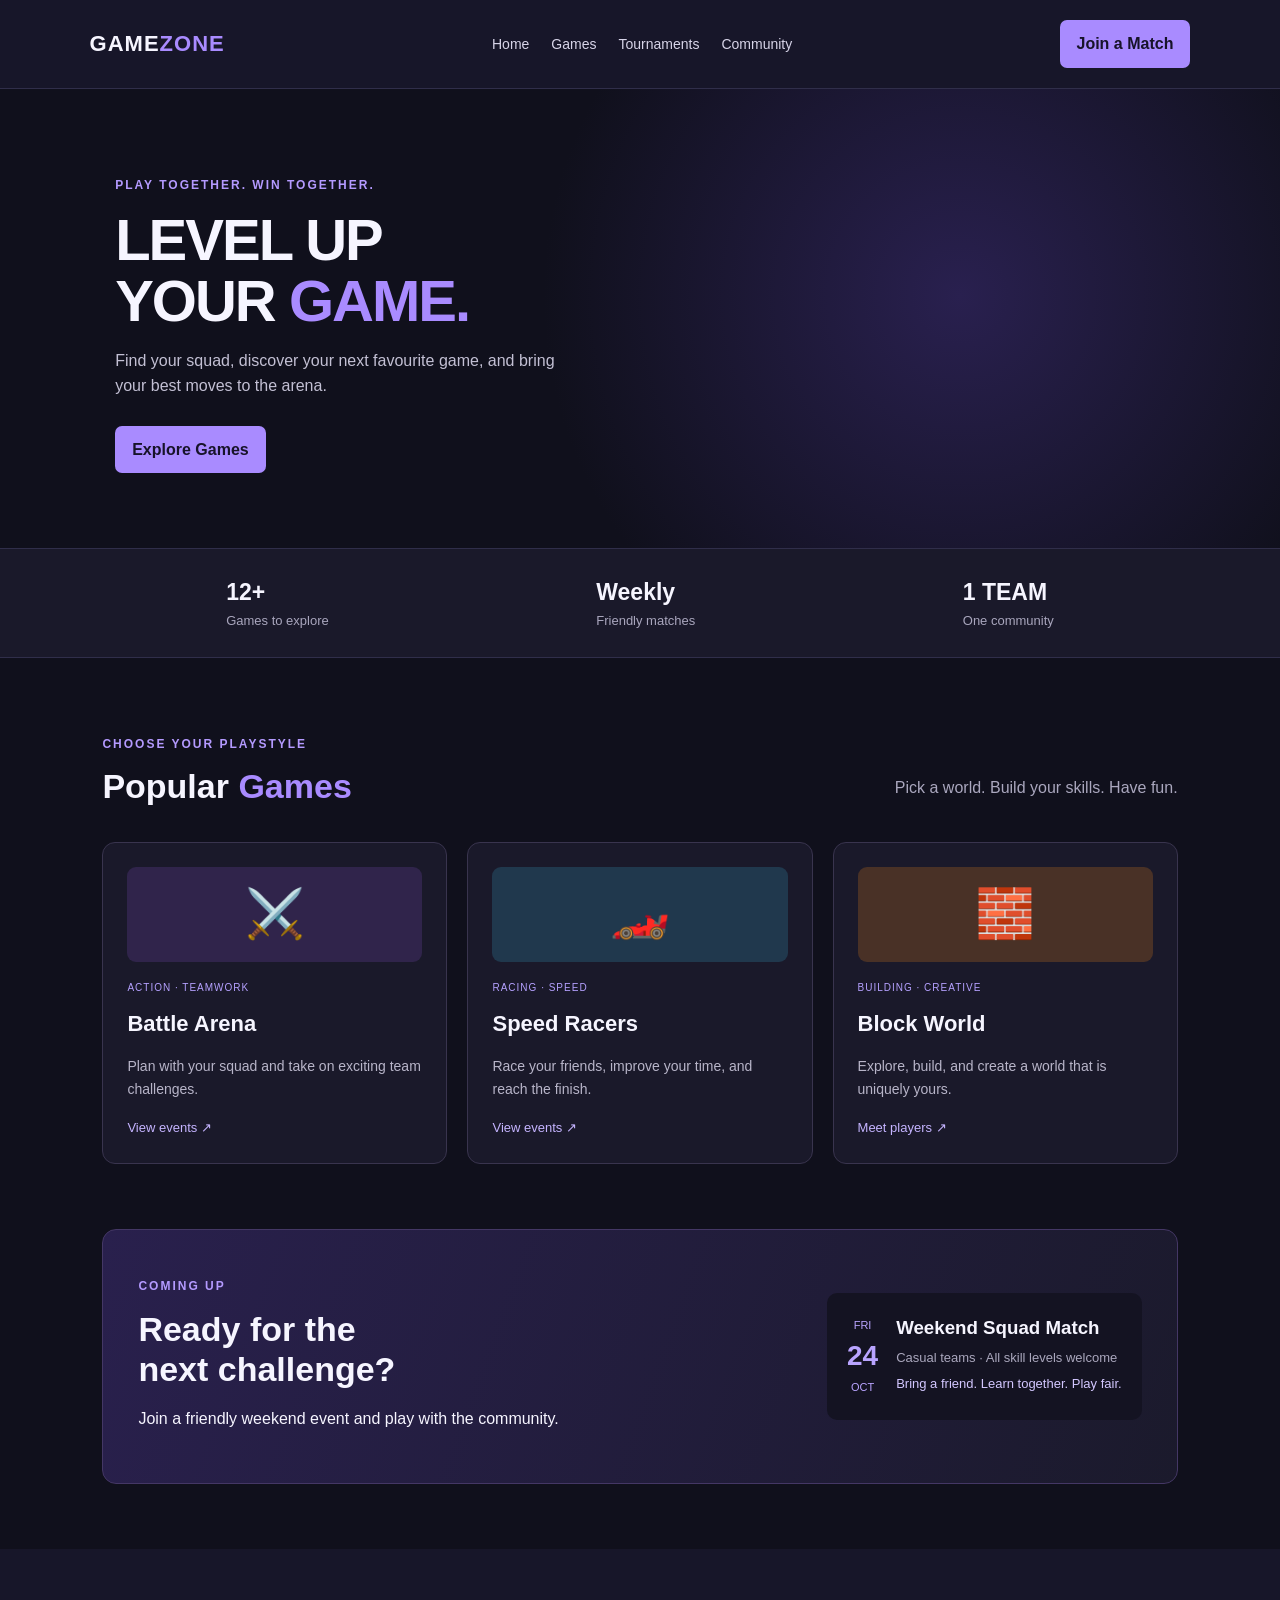
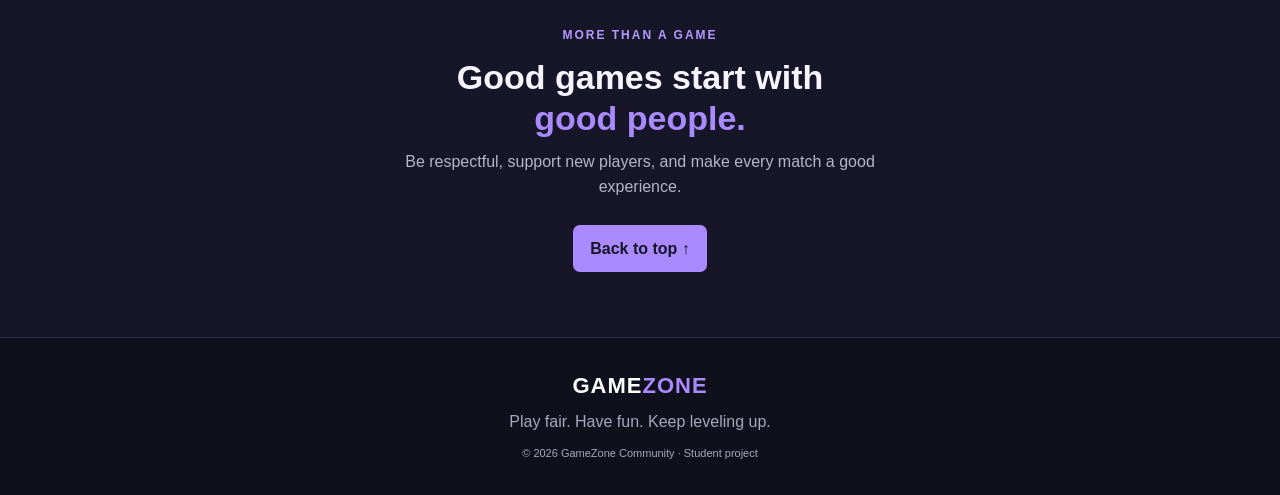
<file: 01-gaming-esports/index.html>
<!DOCTYPE html>
<html lang="en">
  <head>
    <meta charset="UTF-8">
    <meta name="viewport" content="width=device-width, initial-scale=1.0">
    <title>GameZone | Gaming Community</title>
    <link rel="stylesheet" href="style.css">
  </head>
  <body>
    <header class="top">
      <div class="brand" aria-label="GameZone home">GAME<span>ZONE</span></div>

      <nav aria-label="Primary navigation">
        <a href="#home">Home</a>
        <a href="#games">Games</a>
        <a href="#tournaments">Tournaments</a>
        <a href="#community">Community</a>
      </nav>

      <a class="nav-button" href="#tournaments">Join a Match</a>
    </header>

    <main>
      <section class="hero" id="home">
        <div class="hero-text">
          <p class="eyebrow">PLAY TOGETHER. WIN TOGETHER.</p>
          <h1>LEVEL UP<br>YOUR <span>GAME.</span></h1>
          <p class="intro">
            Find your squad, discover your next favourite game, and bring your best moves to the arena.
          </p>
          <a class="button" href="#games">Explore Games</a>
        </div>

        <div class="hero-art" aria-hidden="true">
          <span class="orbit orbit-one"></span>
          <span class="orbit orbit-two"></span>
        </div>
      </section>

      <section class="stats" aria-label="Community stats">
        <div>
          <strong>12+</strong>
          <span>Games to explore</span>
        </div>
        <div>
          <strong>Weekly</strong>
          <span>Friendly matches</span>
        </div>
        <div>
          <strong>1 TEAM</strong>
          <span>One community</span>
        </div>
      </section>

      <section class="section" id="games">
        <div class="section-heading">
          <div>
            <p class="eyebrow">CHOOSE YOUR PLAYSTYLE</p>
            <h2>Popular <span>Games</span></h2>
          </div>
          <p>Pick a world. Build your skills. Have fun.</p>
        </div>

        <div class="game-grid">
          <article class="game-card game-purple">
            <div class="game-icon">⚔️</div>
            <p class="card-label">ACTION · TEAMWORK</p>
            <h3>Battle Arena</h3>
            <p>Plan with your squad and take on exciting team challenges.</p>
            <a href="#tournaments">View events ↗</a>
          </article>

          <article class="game-card game-blue">
            <div class="game-icon">🏎️</div>
            <p class="card-label">RACING · SPEED</p>
            <h3>Speed Racers</h3>
            <p>Race your friends, improve your time, and reach the finish.</p>
            <a href="#tournaments">View events ↗</a>
          </article>

          <article class="game-card game-orange">
            <div class="game-icon">🧱</div>
            <p class="card-label">BUILDING · CREATIVE</p>
            <h3>Block World</h3>
            <p>Explore, build, and create a world that is uniquely yours.</p>
            <a href="#community">Meet players ↗</a>
          </article>
        </div>
      </section>

      <section class="event-panel" id="tournaments">
        <div>
          <p class="eyebrow">COMING UP</p>
          <h2>Ready for the<br>next challenge?</h2>
          <p>Join a friendly weekend event and play with the community.</p>
        </div>

        <div class="event-info">
          <span class="event-date">FRI<br><b>24</b><br>OCT</span>
          <div>
            <h3>Weekend Squad Match</h3>
            <p>Casual teams · All skill levels welcome</p>
            <p class="event-note">Bring a friend. Learn together. Play fair.</p>
          </div>
        </div>
      </section>

      <section class="section community" id="community">
        <p class="eyebrow">MORE THAN A GAME</p>
        <h2>Good games start with<br><span>good people.</span></h2>
        <p>Be respectful, support new players, and make every match a good experience.</p>
        <a class="button" href="#home">Back to top ↑</a>
      </section>
    </main>

    <footer>
      <div class="brand">GAME<span>ZONE</span></div>
      <p>Play fair. Have fun. Keep leveling up.</p>
      <small>© 2026 GameZone Community · Student project</small>
    </footer>
  </body>
</html>
</file>
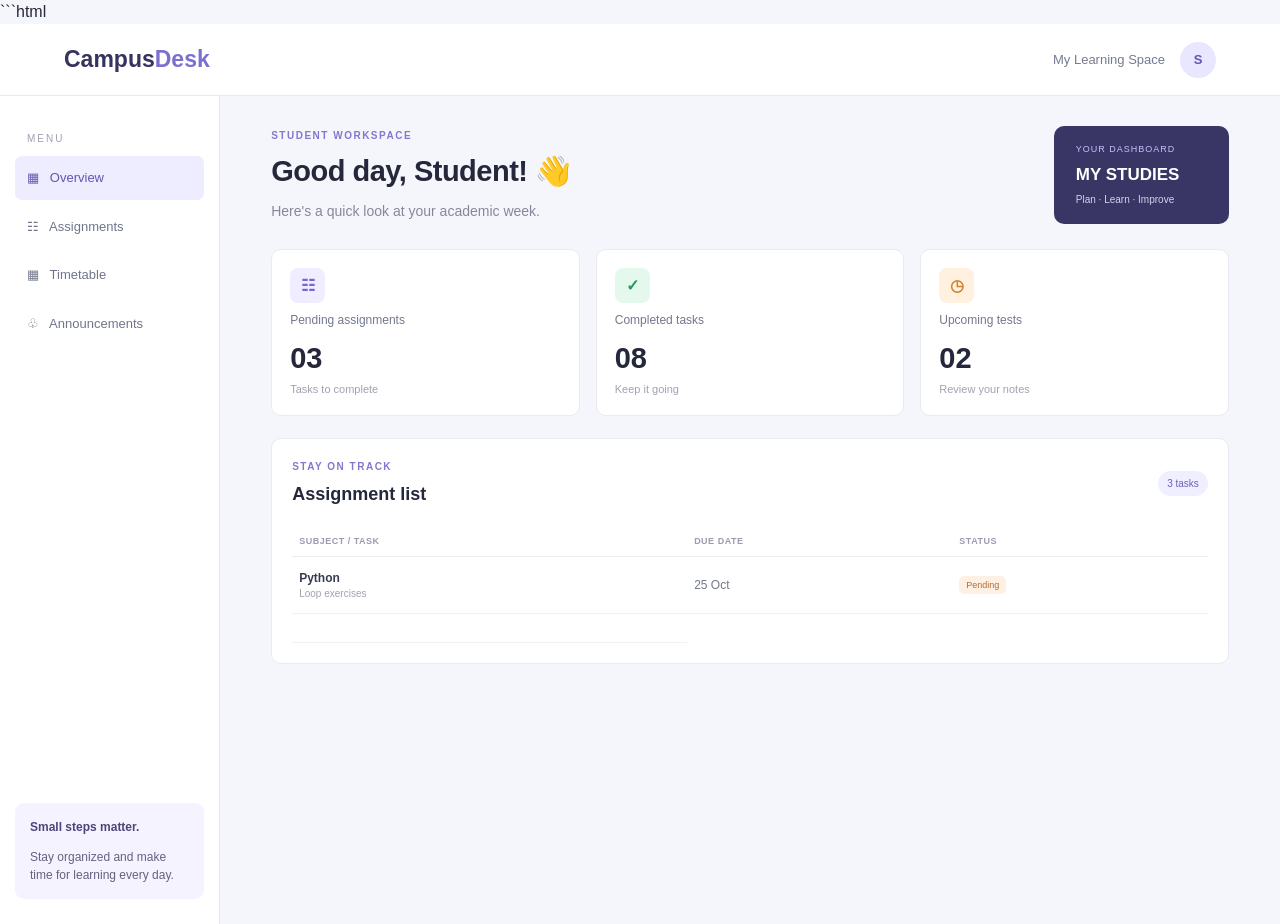
<file: 02-student-academic-dashboard/index.html>
```html
<!DOCTYPE html>
<html lang="en">

<head>
    <meta charset="UTF-8">
    <meta name="viewport" content="width=device-width, initial-scale=1.0">
    <title>CampusDesk | Student Dashboard</title>
    <link rel="stylesheet" href="style.css">
</head>

<body>

    
    <header class="header">

        <div class="logo">
            Campus<span>Desk</span>
        </div>

        <div class="header-right">
            <span>My Learning Space</span>
            <div class="avatar">S</div>
        </div>

    </header>

    <div class="layout">

       
        <aside class="sidebar">

            <p class="side-label">MENU</p>

            <a class="active" href="#overview">▦ &nbsp; Overview</a>
            <a href="#assignments">☷ &nbsp; Assignments</a>
            <a href="#timetable">▦ &nbsp; Timetable</a>
            <a href="#announcements">♧ &nbsp; Announcements</a>

            <div class="sidebar-note">
                <strong>Small steps matter.</strong>

                <p>
                    Stay organized and make time for learning every day.
                </p>
            </div>

        </aside>

       
        <main>

          
            <section class="welcome" id="overview">

                <div>
                    <p class="eyebrow">STUDENT WORKSPACE</p>

                    <h1>Good day, Student! 👋</h1>

                    <p>
                        Here's a quick look at your academic week.
                    </p>
                </div>

                <div class="date-card">
                    <span>YOUR DASHBOARD</span>
                    <strong>MY STUDIES</strong>
                    <small>Plan · Learn · Improve</small>
                </div>

            </section>

            <section class="summary">

                <article class="summary-card purple">
                    <div class="summary-icon">☷</div>

                    <p>Pending assignments</p>
                    <strong>03</strong>
                    <small>Tasks to complete</small>
                </article>

                <article class="summary-card green">
                    <div class="summary-icon">✓</div>

                    <p>Completed tasks</p>
                    <strong>08</strong>
                    <small>Keep it going</small>
                </article>

                <article class="summary-card orange">
                    <div class="summary-icon">◷</div>

                    <p>Upcoming tests</p>
                    <strong>02</strong>
                    <small>Review your notes</small>
                </article>

            </section>

          
            <section class="content-grid">

            
                <article class="panel assignments" id="assignments">

                    <div class="panel-heading">

                        <div>
                            <p class="eyebrow">STAY ON TRACK</p>
                            <h2>Assignment list</h2>
                        </div>

                        <span class="count">3 tasks</span>

                    </div>

                    <table>

                        <thead>
                            <tr>
                                <th>SUBJECT / TASK</th>
                                <th>DUE DATE</th>
                                <th>STATUS</th>
                            </tr>
                        </thead>

                        <tbody>

                            <tr>
                                <td>
                                    <strong>Python</strong>
                                    <small>Loop exercises</small>
                                </td>

                                <td>25 Oct</td>

                                <td>
                                    <span class="status pending">
                                        Pending
                                    </span>
                                </td>
                            </tr>

                            <tr>
                                <td>
                                    <strong
</file>
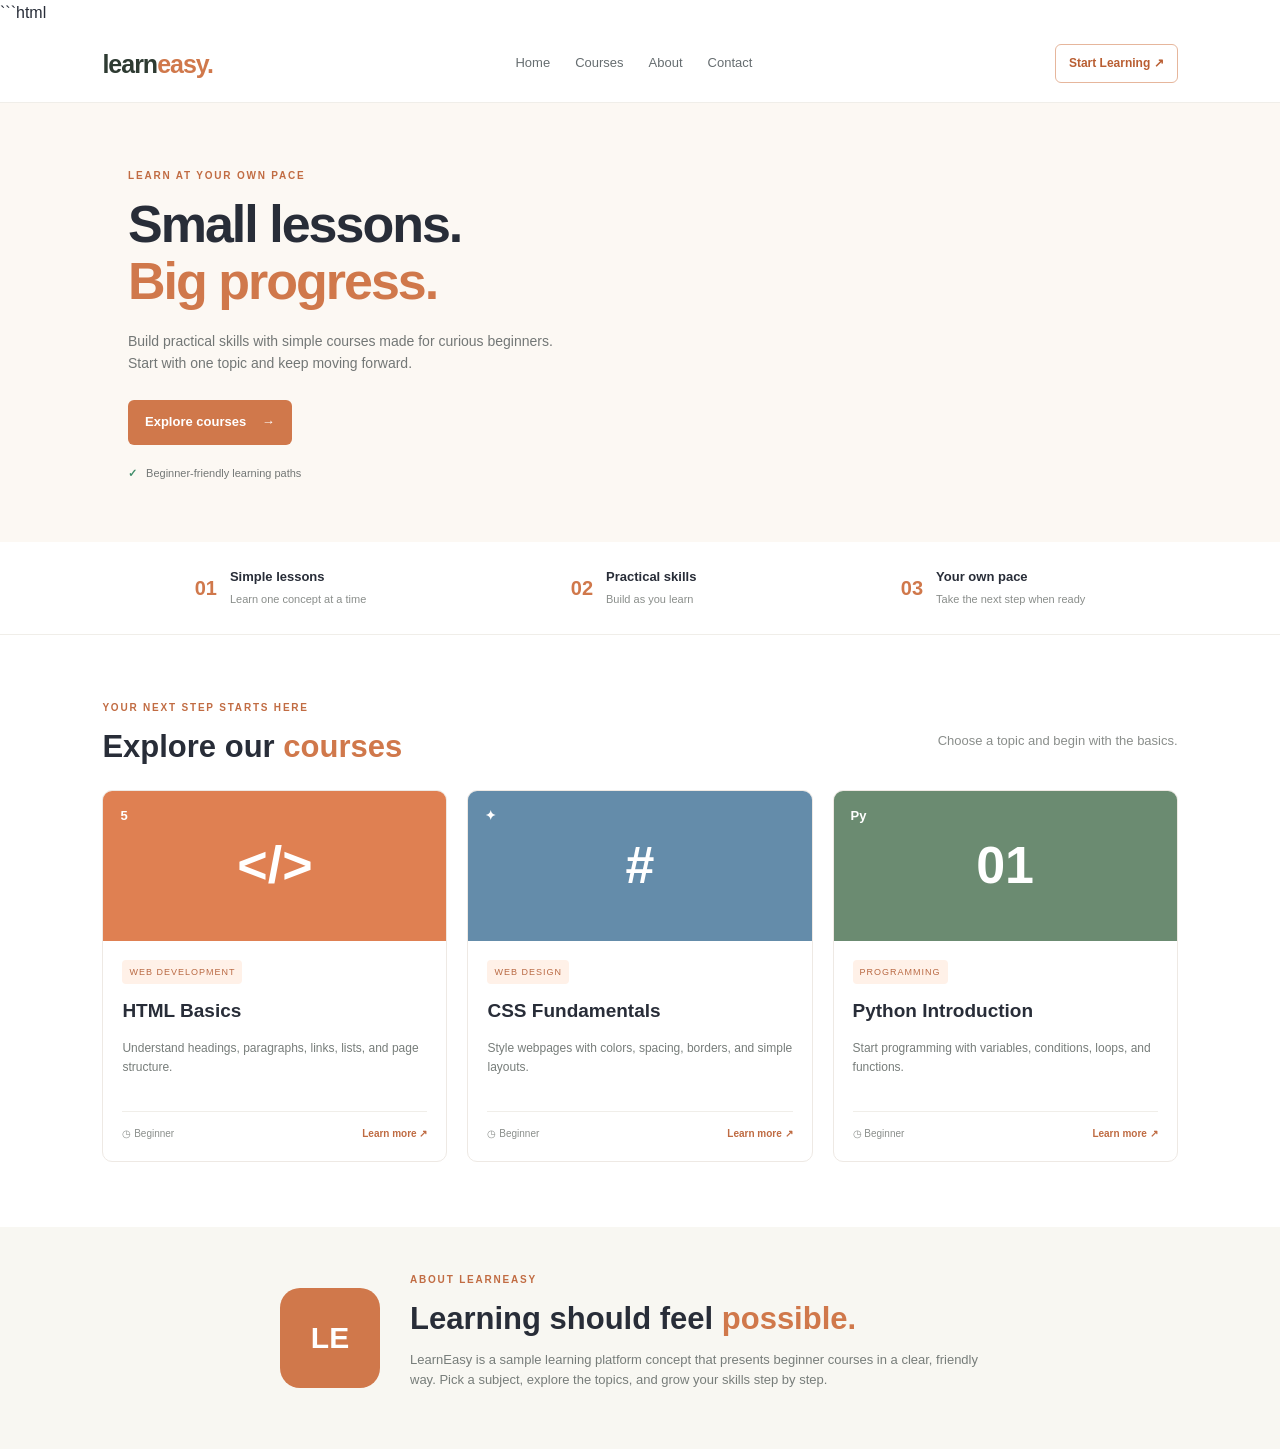
<file: 03-online-learning-platform/index.html>
```html
<!DOCTYPE html>
<html lang="en">

<head>
    <meta charset="UTF-8">
    <meta name="viewport" content="width=device-width, initial-scale=1.0">
    <title>LearnEasy | Online Learning</title>
    <link rel="stylesheet" href="style.css">
</head>
<body>

   
    <header class="top">
        <a class="logo" href="#home">
            learn<span>easy.</span>
        </a>

        <nav>
            <a href="#home">Home</a>
            <a href="#courses">Courses</a>
            <a href="#about">About</a>
            <a href="#contact">Contact</a>
        </nav>

        <a class="top-link" href="#courses">
            Start Learning ↗
        </a>
    </header>

    <main>

        <section class="hero" id="home">

            <div class="hero-copy">
                <p class="eyebrow">LEARN AT YOUR OWN PACE</p>

                <h1>
                    Small lessons.<br>
                    <span>Big progress.</span>
                </h1>

                <p class="hero-description">
                    Build practical skills with simple courses made for curious beginners.
                    Start with one topic and keep moving forward.
                </p>

                <a class="button" href="#courses">
                    Explore courses <span>→</span>
                </a>

                <div class="mini-note">
                    <span class="check">✓</span>
                    Beginner-friendly learning paths
                </div>
            </div>

        </section>

        <!-- Benefits Section -->
        <section class="benefits">

            <div>
                <span>01</span>
                <p>
                    <strong>Simple lessons</strong>
                    <small>Learn one concept at a time</small>
                </p>
            </div>

            <div>
                <span>02</span>
                <p>
                    <strong>Practical skills</strong>
                    <small>Build as you learn</small>
                </p>
            </div>

            <div>
                <span>03</span>
                <p>
                    <strong>Your own pace</strong>
                    <small>Take the next step when ready</small>
                </p>
            </div>

        </section>

        <!-- Courses Section -->
        <section class="courses-section" id="courses">

            <div class="section-title">
                <div>
                    <p class="eyebrow">YOUR NEXT STEP STARTS HERE</p>
                    <h2>Explore our <span>courses</span></h2>
                </div>

                <p>Choose a topic and begin with the basics.</p>
            </div>

            <div class="course-grid">

               
                <article class="course-card">

                    <div class="course-art html-art">
                        <span>5</span>
                        <b>&lt;/&gt;</b>
                    </div>

                    <div class="course-body">
                        <span class="tag">WEB DEVELOPMENT</span>

                        <h3>HTML Basics</h3>

                        <p>
                            Understand headings, paragraphs, links, lists,
                            and page structure.
                        </p>

                        <div class="course-bottom">
                            <span>◷ Beginner</span>
                            <a href="#contact">Learn more ↗</a>
                        </div>
                    </div>

                </article>

            
                <article class="course-card">

                    <div class="course-art css-art">
                        <span>✦</span>
                        <b>#</b>
                    </div>

                    <div class="course-body">
                        <span class="tag">WEB DESIGN</span>

                        <h3>CSS Fundamentals</h3>

                        <p>
                            Style webpages with colors, spacing,
                            borders, and simple layouts.
                        </p>

                        <div class="course-bottom">
                            <span>◷ Beginner</span>
                            <a href="#contact">Learn more ↗</a>
                        </div>
                    </div>

                </article>

                <article class="course-card">

                    <div class="course-art python-art">
                        <span>Py</span>
                        <b>01</b>
                    </div>

                    <div class="course-body">
                        <span class="tag">PROGRAMMING</span>

                        <h3>Python Introduction</h3>

                        <p>
                            Start programming with variables, conditions,
                            loops, and functions.
                        </p>

                        <div class="course-bottom">
                            <span>◷ Beginner</span>
                            <a href="#contact">Learn more ↗</a>
                        </div>
                    </div>

                </article>

            </div>

        </section>

        <section class="about" id="about">

            <div class="about-mark">LE</div>

            <div>
                <p class="eyebrow">ABOUT LEARNEASY</p>

                <h2>
                    Learning should feel <span>possible.</span>
                </h2>

                <p>
                    LearnEasy is a sample learning platform concept that
                    presents beginner courses in a clear, friendly way.
                    Pick a subject, explore the topics, and grow your
                    skills step by step.
                </p>
            </div>

        </section>
</file>
<file: 01-gaming-esports/style.css>
* {
    box-sizing: border-box;
}

html {
    scroll-behavior: smooth;
}

body {
    margin: 0;
    font-family: Arial, sans-serif;
    background: #10101c;
    color: #f6f5ff;
    line-height: 1.6;
}

img {
    max-width: 100%;
    display: block;
}

.top {
    display: flex;
    align-items: center;
    justify-content: space-between;
    gap: 20px;
    padding: 20px 7%;
    background: #171629;
    border-bottom: 1px solid #302e4a;
}

.brand {
    font-size: 22px;
    font-weight: 900;
    letter-spacing: 1px;
}

.brand span,
h1 span,
h2 span {
    color: #a98bff;
}

nav {
    display: flex;
    gap: 22px;
    flex-wrap: wrap;
}

nav a {
    color: #d7d4e8;
    text-decoration: none;
    font-size: 14px;
}

nav a:hover {
    color: #bda9ff;
}

.nav-button,
.button {
    display: inline-block;
    padding: 11px 17px;
    background: #a98bff;
    color: #171329;
    text-decoration: none;
    border-radius: 7px;
    font-weight: bold;
    transition: opacity 0.2s ease;
}

.nav-button:hover,
.button:hover {
    opacity: 0.92;
}

.hero {
    display: flex;
    align-items: center;
    justify-content: space-between;
    gap: 35px;
    padding: 75px 9%;
    background: radial-gradient(circle at 75% 45%, #29204f 0, #10101c 42%);
}

.hero-text {
    max-width: 540px;
}

.eyebrow {
    color: #b49aff;
    font-size: 12px;
    font-weight: bold;
    letter-spacing: 2px;
}

h1 {
    font-size: 58px;
    line-height: 1.05;
    margin: 15px 0;
    letter-spacing: -2px;
}

.intro {
    max-width: 440px;
    color: #c3c0d4;
    margin-bottom: 27px;
}

.hero-art {
    width: 340px;
    height: 300px;
    flex-shrink: 0;
    position: relative;
    display: flex;
    align-items: center;
    justify-content: center;
}






.floating-tag {
    position: absolute;
    background: #25213e;
    border: 1px solid #62528c;
    border-radius: 8px;
    padding: 9px 12px;
    font-size: 11px;
    letter-spacing: 1px;
}

.tag-one {
    top: 42px;
    right: 0;
}

.tag-two {
    bottom: 40px;
    left: 0;
    color: #c7ffcf;
}

.stats {
    display: flex;
    justify-content: space-around;
    gap: 20px;
    padding: 25px 8%;
    background: #1a192a;
    border-top: 1px solid #302e4a;
    border-bottom: 1px solid #302e4a;
}

.stats div {
    display: flex;
    flex-direction: column;
}

.stats strong {
    font-size: 23px;
}

.stats span {
    color: #a9a6bd;
    font-size: 13px;
}

.section {
    padding: 65px 8%;
}

.section-heading {
    display: flex;
    justify-content: space-between;
    align-items: end;
    gap: 20px;
    margin-bottom: 25px;
}

h2 {
    font-size: 34px;
    line-height: 1.2;
    margin: 5px 0 10px;
}

.section-heading > p {
    color: #aaa7be;
}

.game-grid {
    display: flex;
    gap: 20px;
}

.game-card {
    flex: 1;
    padding: 24px;
    border-radius: 13px;
    border: 1px solid #39344e;
    background: #1a192a;
}

.game-icon {
    height: 95px;
    display: flex;
    align-items: center;
    justify-content: center;
    font-size: 48px;
    border-radius: 9px;
    margin-bottom: 18px;
}

.game-purple .game-icon {
    background: #30244b;
}

.game-blue .game-icon {
    background: #20384d;
}

.game-orange .game-icon {
    background: #493126;
}

.card-label {
    font-size: 10px;
    color: #b5a1ff;
    letter-spacing: 1px;
}

.game-card h3 {
    font-size: 22px;
    margin: 5px 0;
}

.game-card p:not(.card-label) {
    color: #b8b5c9;
    font-size: 14px;
}

.game-card a {
    color: #c5b4ff;
    font-size: 13px;
    text-decoration: none;
}

.event-panel {
    margin: 0 8% 65px;
    padding: 35px;
    border-radius: 14px;
    background: linear-gradient(110deg, #29204d, #1b1a2c);
    display: flex;
    align-items: center;
    justify-content: space-between;
    gap: 25px;
    border: 1px solid #443765;
}

.event-info {
    display: flex;
    align-items: center;
    gap: 18px;
    background: #141322;
    padding: 20px;
    border-radius: 10px;
    min-width: 310px;
}

.event-date {
    text-align: center;
    color: #b9a4ff;
    font-size: 11px;
}

.event-date b {
    font-size: 28px;
}

.event-info h3 {
    margin: 0;
}

.event-info p {
    color: #aaa7bd;
    font-size: 13px;
    margin: 5px 0;
}

.event-note {
    color: #d3c7ff !important;
}

.community {
    text-align: center;
    background: #171629;
}

.community > p:not(.eyebrow) {
    color: #b8b5c9;
    max-width: 520px;
    margin: 0 auto 25px;
}

footer {
    padding: 30px 8%;
    text-align: center;
    border-top: 1px solid #302e4a;
    color: #aaa7bd;
}

footer .brand {
    color: white;
}

footer p {
    margin: 5px;
}

footer small {
    font-size: 11px;
}

@media (max-width: 760px) {
    .top,
    .hero,
    .section-heading,
    .event-panel {
        flex-direction: column;
        align-items: flex-start;
    }

    .top {
        padding-bottom: 25px;
    }

    .hero {
        padding-top: 45px;
    }

    .hero-art {
        width: 100%;
        max-width: 340px;
        margin: 0 auto;
    }

    .game-grid,
    .stats {
        flex-direction: column;
    }

    .event-info {
        width: 100%;
        min-width: 0;
    }

    .community {
        text-align: left;
    }

    .community > p:not(.eyebrow) {
        margin-left: 0;
        margin-right: 0;
    }
}
</file>
<file: 02-student-academic-dashboard/style.css>
* {
    box-sizing: border-box;
}

html {
    scroll-behavior: smooth;
}

body {
    margin: 0;
    background: #f5f6fb;
    color: #25283a;
    font-family: Arial, sans-serif;
    line-height: 1.5;
}

.header {
    height: 72px;
    background: white;
    border-bottom: 1px solid #e7e8f0;
    display: flex;
    align-items: center;
    justify-content: space-between;
    padding: 0 5%;
}

.logo {
    font-size: 23px;
    font-weight: bold;
    color: #35335f;
}

.logo span {
    color: #7c70cf;
}

.header-right {
    display: flex;
    align-items: center;
    gap: 15px;
    color: #777b91;
    font-size: 13px;
}

.avatar {
    background: #e9e6ff;
    color: #6256b1;
    font-weight: bold;
    border-radius: 50%;
    width: 36px;
    height: 36px;
    display: flex;
    align-items: center;
    justify-content: center;
}

.layout {
    display: flex;
    min-height: calc(100vh - 72px);
}

.sidebar {
    width: 220px;
    flex-shrink: 0;
    background: white;
    border-right: 1px solid #e7e8f0;
    padding: 25px 15px;
    position: relative;
}

.side-label {
    font-size: 10px;
    color: #a0a2b3;
    letter-spacing: 2px;
    padding-left: 12px;
}

.sidebar a {
    display: block;
    color: #71758b;
    text-decoration: none;
    padding: 12px;
    border-radius: 7px;
    margin: 5px 0;
    font-size: 13px;
}

.sidebar a.active,
.sidebar a:hover {
    background: #eeecff;
    color: #6256b1;
}

.sidebar-note {
    position: absolute;
    bottom: 25px;
    left: 15px;
    right: 15px;
    background: #f5f3ff;
    padding: 15px;
    border-radius: 9px;
    font-size: 12px;
    color: #65617f;
}

.sidebar-note strong {
    color: #4b4678;
}

.sidebar-note p {
    margin-bottom: 0;
}

main {
    flex: 1;
    min-width: 0;
    padding: 30px 4%;
}

.welcome {
    display: flex;
    justify-content: space-between;
    align-items: center;
    gap: 20px;
    margin-bottom: 25px;
}

.eyebrow {
    color: #8377cf;
    letter-spacing: 1.5px;
    font-size: 10px;
    font-weight: bold;
    margin: 0 0 7px;
}

h1 {
    margin: 0;
    font-size: 29px;
    letter-spacing: -0.5px;
}

.welcome p:not(.eyebrow) {
    color: #85889b;
    margin: 7px 0 0;
    font-size: 14px;
}

.date-card {
    background: #393665;
    color: white;
    padding: 17px 22px;
    border-radius: 10px;
    min-width: 175px;
    display: flex;
    flex-direction: column;
}

.date-card span {
    font-size: 9px;
    color: #c5c0ff;
    letter-spacing: 1px;
}

.date-card strong {
    margin: 5px 0;
    font-size: 17px;
}

.date-card small {
    color: #d4d1ee;
    font-size: 10px;
}

.summary {
    display: flex;
    gap: 16px;
    margin-bottom: 22px;
}

.summary-card {
    background: white;
    flex: 1;
    padding: 18px;
    border: 1px solid #e9eaf2;
    border-radius: 10px;
    position: relative;
}

.summary-card p {
    color: #74788d;
    font-size: 12px;
    margin: 8px 0;
}

.summary-card strong {
    display: block;
    font-size: 29px;
}

.summary-card small {
    color: #a0a2b1;
    font-size: 11px;
}

.summary-icon {
    width: 35px;
    height: 35px;
    display: flex;
    align-items: center;
    justify-content: center;
    border-radius: 8px;
    font-weight: bold;
}

.purple .summary-icon {
    background: #efedff;
    color: #7567d0;
}

.green .summary-icon {
    background: #e5f8ed;
    color: #299760;
}

.orange .summary-icon {
    background: #fff0df;
    color: #ce8432;
}

.content-grid {
    display: flex;
    gap: 18px;
    align-items: flex-start;
}

.panel {
    background: white;
    border: 1px solid #e9eaf2;
    border-radius: 10px;
    padding: 20px;
    min-width: 0;
    flex: 1;
}

.assignments {
    flex: 1.5;
}

.panel-heading {
    display: flex;
    align-items: center;
    justify-content: space-between;
    margin-bottom: 18px;
}

.panel h2,
.announcement h2 {
    margin: 0;
    font-size: 18px;
}

.count {
    background: #f0efff;
    color: #6b60bd;
    padding: 5px 9px;
    border-radius: 20px;
    font-size: 10px;
}

table {
    width: 100%;
    border-collapse: collapse;
    font-size: 12px;
}

th {
    text-align: left;
    font-size: 9px;
    letter-spacing: 0.5px;
    color: #9a9caf;
    padding: 10px 7px;
    border-bottom: 1px solid #ececf3;
}

td {
    padding: 14px 7px;
    border-bottom: 1px solid #f0f0f5;
    color: #74788d;
}

td strong,
td small {
    display: block;
}

td strong {
    color: #393c50;
    font-size: 12px;
}

td small {
    font-size: 10px;
    color: #a0a2b1;
    margin-top: 3px;
}

.status {
    display: inline-block;
    padding: 4px 7px;
    border-radius: 5px;
    font-size: 9px;
}

.pending {
    background: #fff0e4;
    color: #b56c29;
}

.progress {
    background: #e6f5ff;
    color: #397eac;
}

.schedule-item {
    display: flex;
    gap: 12px;
    padding: 12px 0;
    border-bottom: 1px solid #f0f0f5;
}

.schedule-item > span {
    color: #7d72ca;
    font-size: 11px;
    font-weight: bold;
    min-width: 42px;
}

.schedule-item strong,
.schedule-item small {
    display: block;
}

.schedule-item strong {
    font-size: 12px;
}

.schedule-item small {
    color: #a0a2b1;
    font-size: 10px;
    margin-top: 3px;
}

.announcement {
    margin-top: 20px;
    padding: 20px;
    background: #eeecff;
    border-radius: 10px;
    display: flex;
    align-items: center;
    gap: 17px;
}

.announce-icon {
    width: 42px;
    height: 42px;
    background: white;
    color: #7567d0;
    border-radius: 10px;
    display: flex;
    align-items: center;
    justify-content: center;
    font-size: 21px;
}

.announcement p:not(.eyebrow) {
    color: #777391;
    font-size: 12px;
    margin: 5px 0 0;
}

footer {
    text-align: center;
    padding: 24px 0 0;
    color: #a0a2b1;
    font-size: 11px;
}
</file>
<file: 03-online-learning-platform/style.css>
* {
    box-sizing: border-box;
}

html {
    scroll-behavior: smooth;
}

body {
    margin: 0;
    font-family: Arial, sans-serif;
    color: #282d38;
    background: #fff;
    line-height: 1.6;
}

.top {
    display: flex;
    align-items: center;
    justify-content: space-between;
    gap: 20px;
    padding: 18px 8%;
    border-bottom: 1px solid #f0eee9;
}

.logo {
    text-decoration: none;
    color: #2e3b32;
    font-size: 25px;
    font-weight: 900;
    letter-spacing: -1px;
}

.logo span {
    color: #d0784b;
}

nav {
    display: flex;
    gap: 25px;
}

nav a {
    text-decoration: none;
    color: #666d70;
    font-size: 13px;
}

nav a:hover {
    color: #d0784b;
}

.top-link {
    color: #b95e32;
    border: 1px solid #e6b69c;
    text-decoration: none;
    border-radius: 6px;
    padding: 9px 13px;
    font-size: 12px;
    font-weight: bold;
}

.hero {
    display: flex;
    align-items: center;
    justify-content: space-between;
    gap: 35px;
    padding: 65px 10% 60px;
    background: #fcf8f3;
}

.hero-copy {
    max-width: 510px;
}

.eyebrow {
    color: #c16c43;
    font-size: 10px;
    letter-spacing: 1.8px;
    font-weight: bold;
    margin: 0 0 12px;
}

h1 {
    font-size: 52px;
    line-height: 1.1;
    letter-spacing: -2px;
    margin: 0 0 20px;
}

h1 span,
h2 span {
    color: #d0784b;
}

.hero-description {
    color: #737776;
    max-width: 450px;
    font-size: 14px;
    margin-bottom: 25px;
}

.button {
    display: inline-block;
    padding: 12px 17px;
    background: #d0784b;
    color: white;
    text-decoration: none;
    border-radius: 6px;
    font-weight: bold;
    font-size: 13px;
}

.button span {
    margin-left: 12px;
}

.mini-note {
    color: #737776;
    font-size: 11px;
    margin-top: 20px;
}

.check {
    color: #3f8d6a;
    font-weight: bold;
    margin-right: 6px;
}

.hero-visual {
    width: 330px;
    height: 285px;
    position: relative;
    flex-shrink: 0;
    display: flex;
    align-items: center;
    justify-content: center;
}

.visual-circle {
    position: absolute;
    border-radius: 50%;
}

.circle-one {
    width: 250px;
    height: 250px;
    background: #f3dfd0;
}

.circle-two {
    width: 185px;
    height: 185px;
    background: #e7b28f;
}

.book {
    position: relative;
    font-size: 95px;
    filter: drop-shadow(0 12px 12px #b88c6a);
}

.floating-note {
    position: absolute;
    background: white;
    border: 1px solid #f0e1d5;
    box-shadow: 0 8px 22px #c9b5a233;
    border-radius: 7px;
    padding: 10px 13px;
    font-size: 11px;
    font-weight: bold;
}

.note-top {
    top: 30px;
    right: -5px;
    color: #b65d36;
}

.note-bottom {
    bottom: 25px;
    left: -5px;
    color: #6b746c;
    letter-spacing: 1px;
}

.benefits {
    display: flex;
    justify-content: space-around;
    gap: 20px;
    padding: 25px 8%;
    border-bottom: 1px solid #f0eee9;
}

.benefits > div {
    display: flex;
    align-items: center;
    gap: 13px;
}

.benefits > div > span {
    font-size: 20px;
    color: #d0784b;
    font-weight: bold;
}

.benefits p {
    margin: 0;
}

.benefits strong,
.benefits small {
    display: block;
}

.benefits strong {
    font-size: 13px;
}

.benefits small {
    color: #8a8e8b;
    font-size: 11px;
    margin-top: 3px;
}

.courses-section {
    padding: 65px 8%;
}

.section-title {
    display: flex;
    justify-content: space-between;
    align-items: end;
    gap: 20px;
    margin-bottom: 25px;
}

.section-title h2,
.about h2,
.contact h2 {
    font-size: 31px;
    line-height: 1.2;
    margin: 0;
}

.section-title > p {
    color: #8a8e8b;
    font-size: 13px;
}

.course-grid {
    display: flex;
    gap: 20px;
}

.course-card {
    flex: 1;
    border: 1px solid #eee9e4;
    border-radius: 10px;
    overflow: hidden;
    background: white;
}

.course-art {
    height: 150px;
    display: flex;
    align-items: center;
    justify-content: center;
    position: relative;
}

.course-art b {
    font-size: 52px;
    color: white;
}

.course-art span {
    position: absolute;
    top: 15px;
    left: 17px;
    color: white;
    font-weight: bold;
    font-size: 13px;
}

.html-art {
    background: #df8052;
}

.css-art {
    background: #648caa;
}

.python-art {
    background: #6b8b71;
}

.course-body {
    padding: 19px;
}

.tag {
    display: inline-block;
    font-size: 9px;
    letter-spacing: 1px;
    color: #b96943;
    background: #fff1e8;
    border-radius: 4px;
    padding: 5px 7px;
}

.course-body h3 {
    margin: 12px 0 7px;
    font-size: 19px;
}

.course-body > p {
    color: #777d7a;
    font-size: 12px;
    min-height: 58px;
}

.course-bottom {
    display: flex;
    align-items: center;
    justify-content: space-between;
    border-top: 1px solid #f0eee9;
    padding-top: 14px;
    margin-top: 14px;
    font-size: 10px;
    color: #8a8e8b;
}

.course-bottom a {
    color: #bf6b42;
    text-decoration: none;
    font-weight: bold;
}

.about {
    display: flex;
    align-items: center;
    justify-content: center;
    gap: 30px;
    padding: 45px 12%;
    background: #f8f7f2;
}

.about-mark {
    width: 100px;
    height: 100px;
    border-radius: 20px;
    background: #d0784b;
    color: white;
    display: flex;
    align-items: center;
    justify-content: center;
    font-size: 30px;
    font-weight: bold;
    flex-shrink: 0;
}

.about > div:last-child {
    max-width: 590px;
}

.about p:not(.eyebrow) {
    color: #777d7a;
    font-size: 13px;
}

.contact {
    text-align: center;
    padding: 55px 15px;
}

.contact > p:not(.eyebrow) {
    color: #777d7a;
    font-size: 13px;
    margin: 15px 0 22px;
}

footer {
    text-align: center;
    padding: 28px;
    background: #2e3b32;
    color: #d7ddd8;
}

footer .logo {
    color: white;
}

footer p {
    font-size: 12px;
    margin: 5px;
}

footer small {
    font-size: 10px;
    color: #aebbb1;
}
</file>
